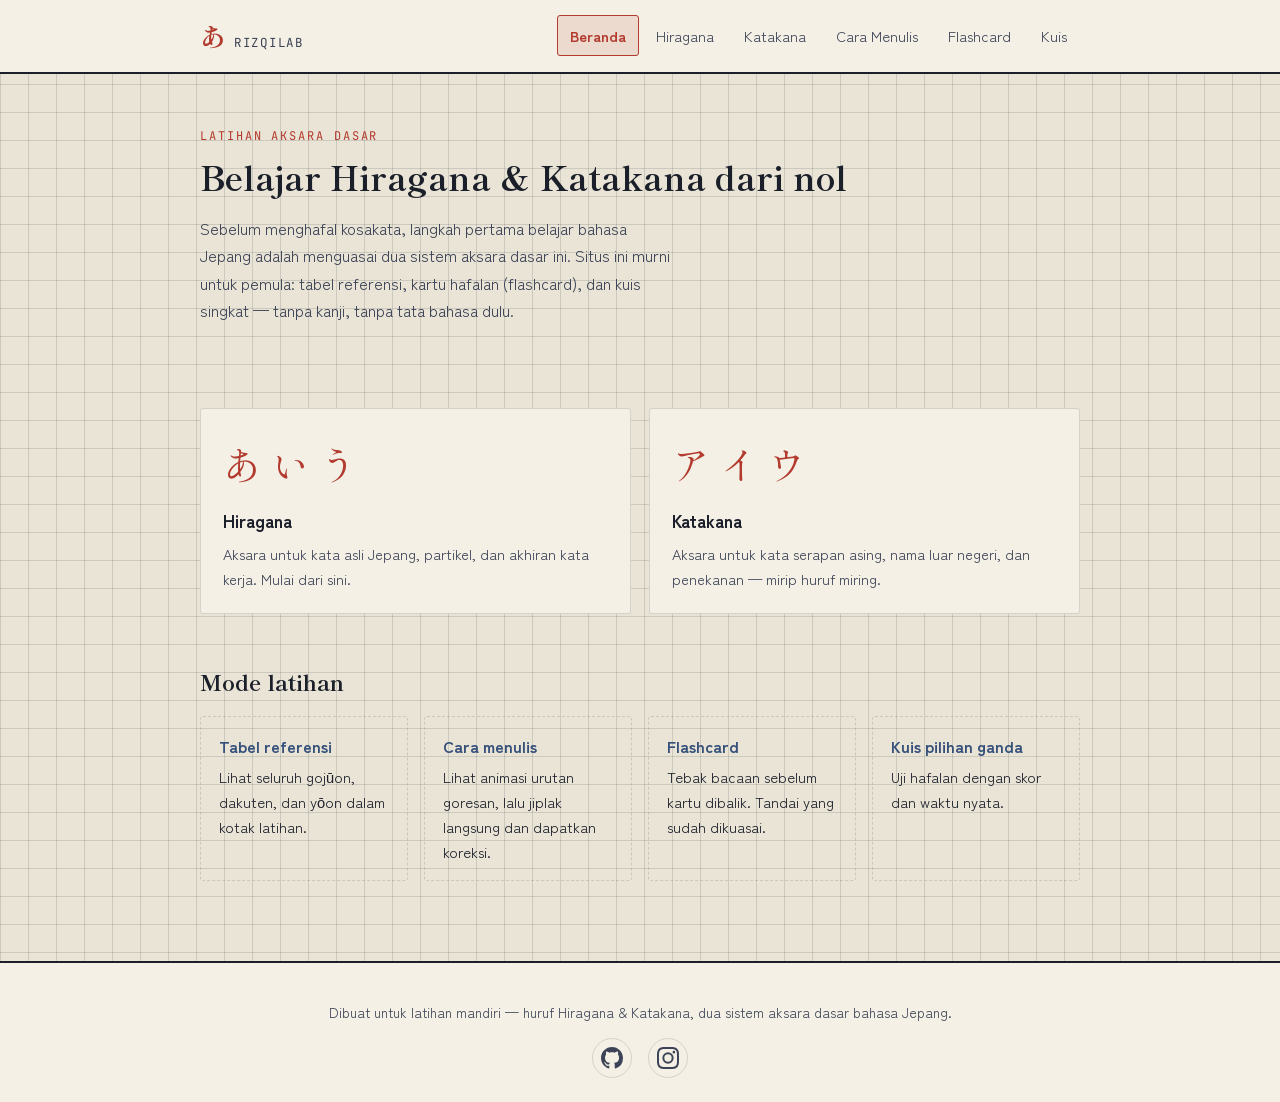
<file: index.html>
<!DOCTYPE html>
<html lang="id">
<head>
<meta charset="UTF-8">
<meta name="viewport" content="width=device-width, initial-scale=1.0">
<title>RizqiLab — Belajar Hiragana &amp; Katakana</title>
<link rel="stylesheet" href="css/style.css">
</head>
<body data-page="home">
<header class="site" id="site-header"></header>

<main>
  <section class="hero">
    <div>
      <p class="eyebrow">Latihan aksara dasar</p>
      <h1>Belajar Hiragana &amp; Katakana dari nol</h1>
      <p class="lead">
        Sebelum menghafal kosakata, langkah pertama belajar bahasa Jepang adalah menguasai dua sistem aksara dasar ini.
        Situs ini murni untuk pemula: tabel referensi, kartu hafalan (flashcard), dan kuis singkat — tanpa kanji, tanpa tata bahasa dulu.
      </p>
    </div>

    <div class="path-grid">
      <a class="path-card" href="hiragana.html">
        <div class="sample">あ い う</div>
        <h3>Hiragana</h3>
        <p>Aksara untuk kata asli Jepang, partikel, dan akhiran kata kerja. Mulai dari sini.</p>
      </a>
      <a class="path-card" href="katakana.html">
        <div class="sample">ア イ ウ</div>
        <h3>Katakana</h3>
        <p>Aksara untuk kata serapan asing, nama luar negeri, dan penekanan &mdash; mirip huruf miring.</p>
      </a>
    </div>

    <div>
      <h2 style="margin-top:8px">Mode latihan</h2>
      <div class="tool-grid">
        <a class="tool-card" href="hiragana.html"><b>Tabel referensi</b>Lihat seluruh gojūon, dakuten, dan yōon dalam kotak latihan.</a>
        <a class="tool-card" href="tulis.html"><b>Cara menulis</b>Lihat animasi urutan goresan, lalu jiplak langsung dan dapatkan koreksi.</a>
        <a class="tool-card" href="flashcard.html"><b>Flashcard</b>Tebak bacaan sebelum kartu dibalik. Tandai yang sudah dikuasai.</a>
        <a class="tool-card" href="kuis.html"><b>Kuis pilihan ganda</b>Uji hafalan dengan skor dan waktu nyata.</a>
      </div>
    </div>
  </section>
</main>

<footer class="site" id="site-footer"></footer>
<script src="js/layout.js"></script>
</body>
</html>
</file>
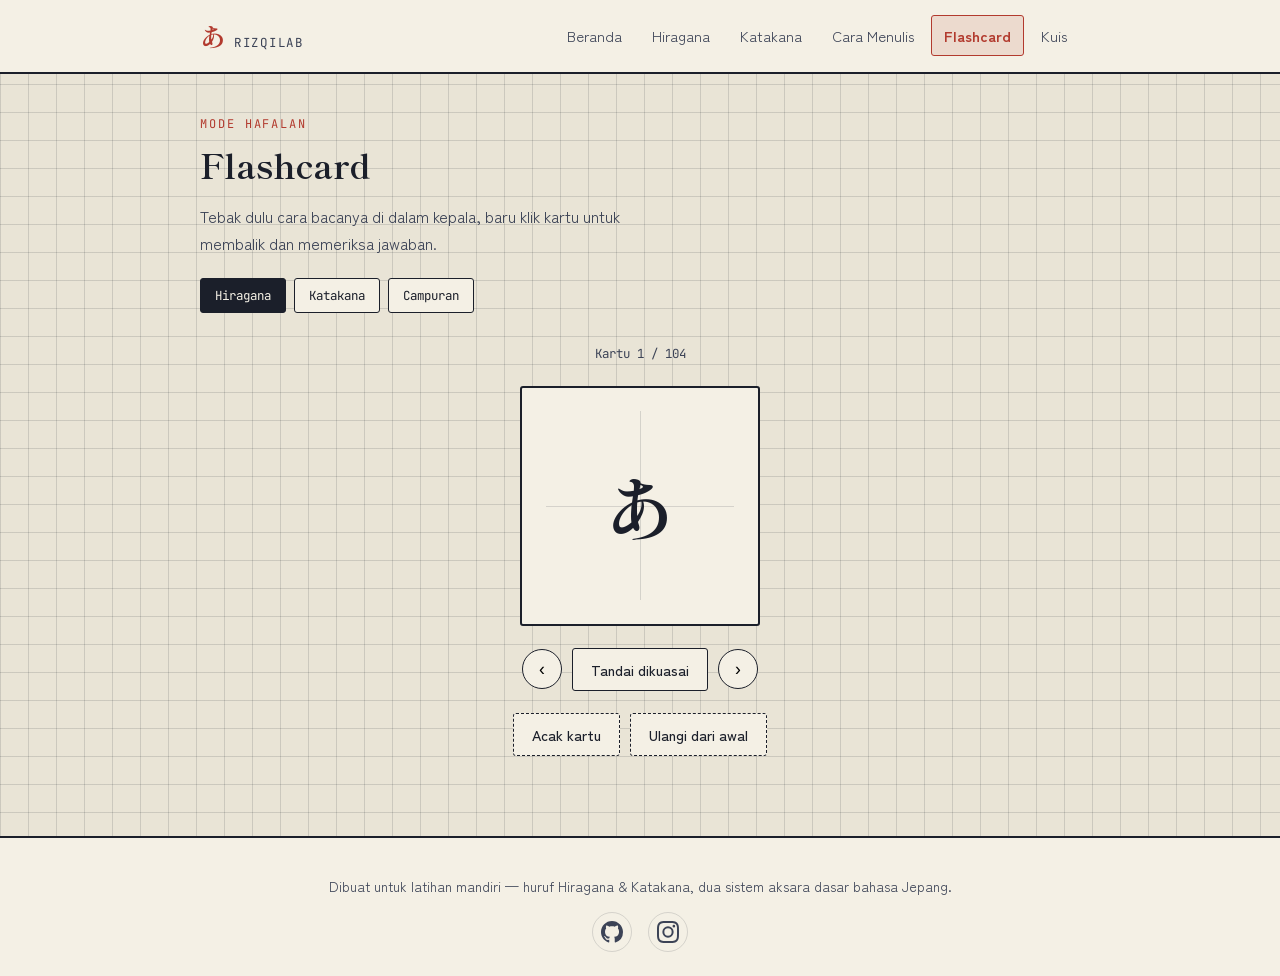
<file: flashcard.html>
<!DOCTYPE html>
<html lang="id">
<head>
<meta charset="UTF-8">
<meta name="viewport" content="width=device-width, initial-scale=1.0">
<title>Flashcard — RizqiLab</title>
<link rel="stylesheet" href="css/style.css">
</head>
<body data-page="flashcard">
<header class="site" id="site-header"></header>

<main>
  <p class="eyebrow">Mode hafalan</p>
  <h1>Flashcard</h1>
  <p class="lead">Tebak dulu cara bacanya di dalam kepala, baru klik kartu untuk membalik dan memeriksa jawaban.</p>

  <div class="filter-bar">
    <button data-set="hiragana" class="active">Hiragana</button>
    <button data-set="katakana">Katakana</button>
    <button data-set="both">Campuran</button>
  </div>

  <div class="flash-stage">
    <div class="flash-meta" id="flash-meta">Kartu 1 / 46</div>

    <div class="flashcard" id="flashcard">
      <div class="flashcard-inner">
        <div class="flashcard-face flashcard-front">
          <span class="glyph" id="flash-glyph">あ</span>
        </div>
        <div class="flashcard-face flashcard-back">
          <span class="romaji" id="flash-romaji">a</span>
        </div>
      </div>
    </div>

    <div class="flash-controls">
      <button class="icon-btn" id="btn-prev" title="Sebelumnya">‹</button>
      <button class="btn" id="btn-mastered">Tandai dikuasai</button>
      <button class="icon-btn" id="btn-next" title="Berikutnya">›</button>
    </div>

    <div class="flash-controls">
      <button class="btn ghost" id="btn-shuffle">Acak kartu</button>
      <button class="btn ghost" id="btn-reset">Ulangi dari awal</button>
    </div>
  </div>
</main>

<footer class="site" id="site-footer"></footer>
<script src="js/data.js"></script>
<script src="js/layout.js"></script>
<script>
(function () {
  const storeKey = 'kanaLab_flash_mastered';
  const setBtns = document.querySelectorAll('.filter-bar button[data-set]');
  const cardEl = document.getElementById('flashcard');
  const glyphEl = document.getElementById('flash-glyph');
  const romajiEl = document.getElementById('flash-romaji');
  const metaEl = document.getElementById('flash-meta');

  let deck = [];
  let index = 0;
  let currentSet = 'hiragana';

  function getMastered() {
    try { return new Set(JSON.parse(localStorage.getItem(storeKey) || '[]')); }
    catch (e) { return new Set(); }
  }
  function saveMastered(set) {
    try { localStorage.setItem(storeKey, JSON.stringify([...set])); } catch (e) {}
  }
  let mastered = getMastered();

  function buildDeck(setName) {
    if (setName === 'hiragana') return [...HIRAGANA_FLAT.map(c => ({ ...c, script: 'hiragana' }))];
    if (setName === 'katakana') return [...KATAKANA_FLAT.map(c => ({ ...c, script: 'katakana' }))];
    return [
      ...HIRAGANA_FLAT.map(c => ({ ...c, script: 'hiragana' })),
      ...KATAKANA_FLAT.map(c => ({ ...c, script: 'katakana' }))
    ];
  }

  function shuffle(arr) {
    const a = [...arr];
    for (let i = a.length - 1; i > 0; i--) {
      const j = Math.floor(Math.random() * (i + 1));
      [a[i], a[j]] = [a[j], a[i]];
    }
    return a;
  }

  function showCard() {
    cardEl.classList.remove('flipped');
    const c = deck[index];
    glyphEl.textContent = c.k;
    romajiEl.textContent = c.r;
    const id = c.script + '_' + c.k;
    metaEl.textContent = `Kartu ${index + 1} / ${deck.length}${mastered.has(id) ? '  •  sudah dikuasai' : ''}`;
  }

  function initSet(setName) {
    currentSet = setName;
    deck = buildDeck(setName);
    index = 0;
    showCard();
  }

  setBtns.forEach(btn => {
    btn.addEventListener('click', () => {
      setBtns.forEach(b => b.classList.remove('active'));
      btn.classList.add('active');
      initSet(btn.dataset.set);
    });
  });

  cardEl.addEventListener('click', () => cardEl.classList.toggle('flipped'));

  document.getElementById('btn-next').addEventListener('click', () => {
    index = (index + 1) % deck.length;
    showCard();
  });
  document.getElementById('btn-prev').addEventListener('click', () => {
    index = (index - 1 + deck.length) % deck.length;
    showCard();
  });
  document.getElementById('btn-shuffle').addEventListener('click', () => {
    deck = shuffle(deck);
    index = 0;
    showCard();
  });
  document.getElementById('btn-reset').addEventListener('click', () => initSet(currentSet));
  document.getElementById('btn-mastered').addEventListener('click', () => {
    const c = deck[index];
    const id = c.script + '_' + c.k;
    if (mastered.has(id)) mastered.delete(id); else mastered.add(id);
    saveMastered(mastered);
    showCard();
  });

  document.addEventListener('keydown', e => {
    if (e.key === 'ArrowRight') document.getElementById('btn-next').click();
    if (e.key === 'ArrowLeft') document.getElementById('btn-prev').click();
    if (e.key === ' ') { e.preventDefault(); cardEl.classList.toggle('flipped'); }
  });

  initSet('hiragana');
})();
</script>
</body>
</html>
</file>
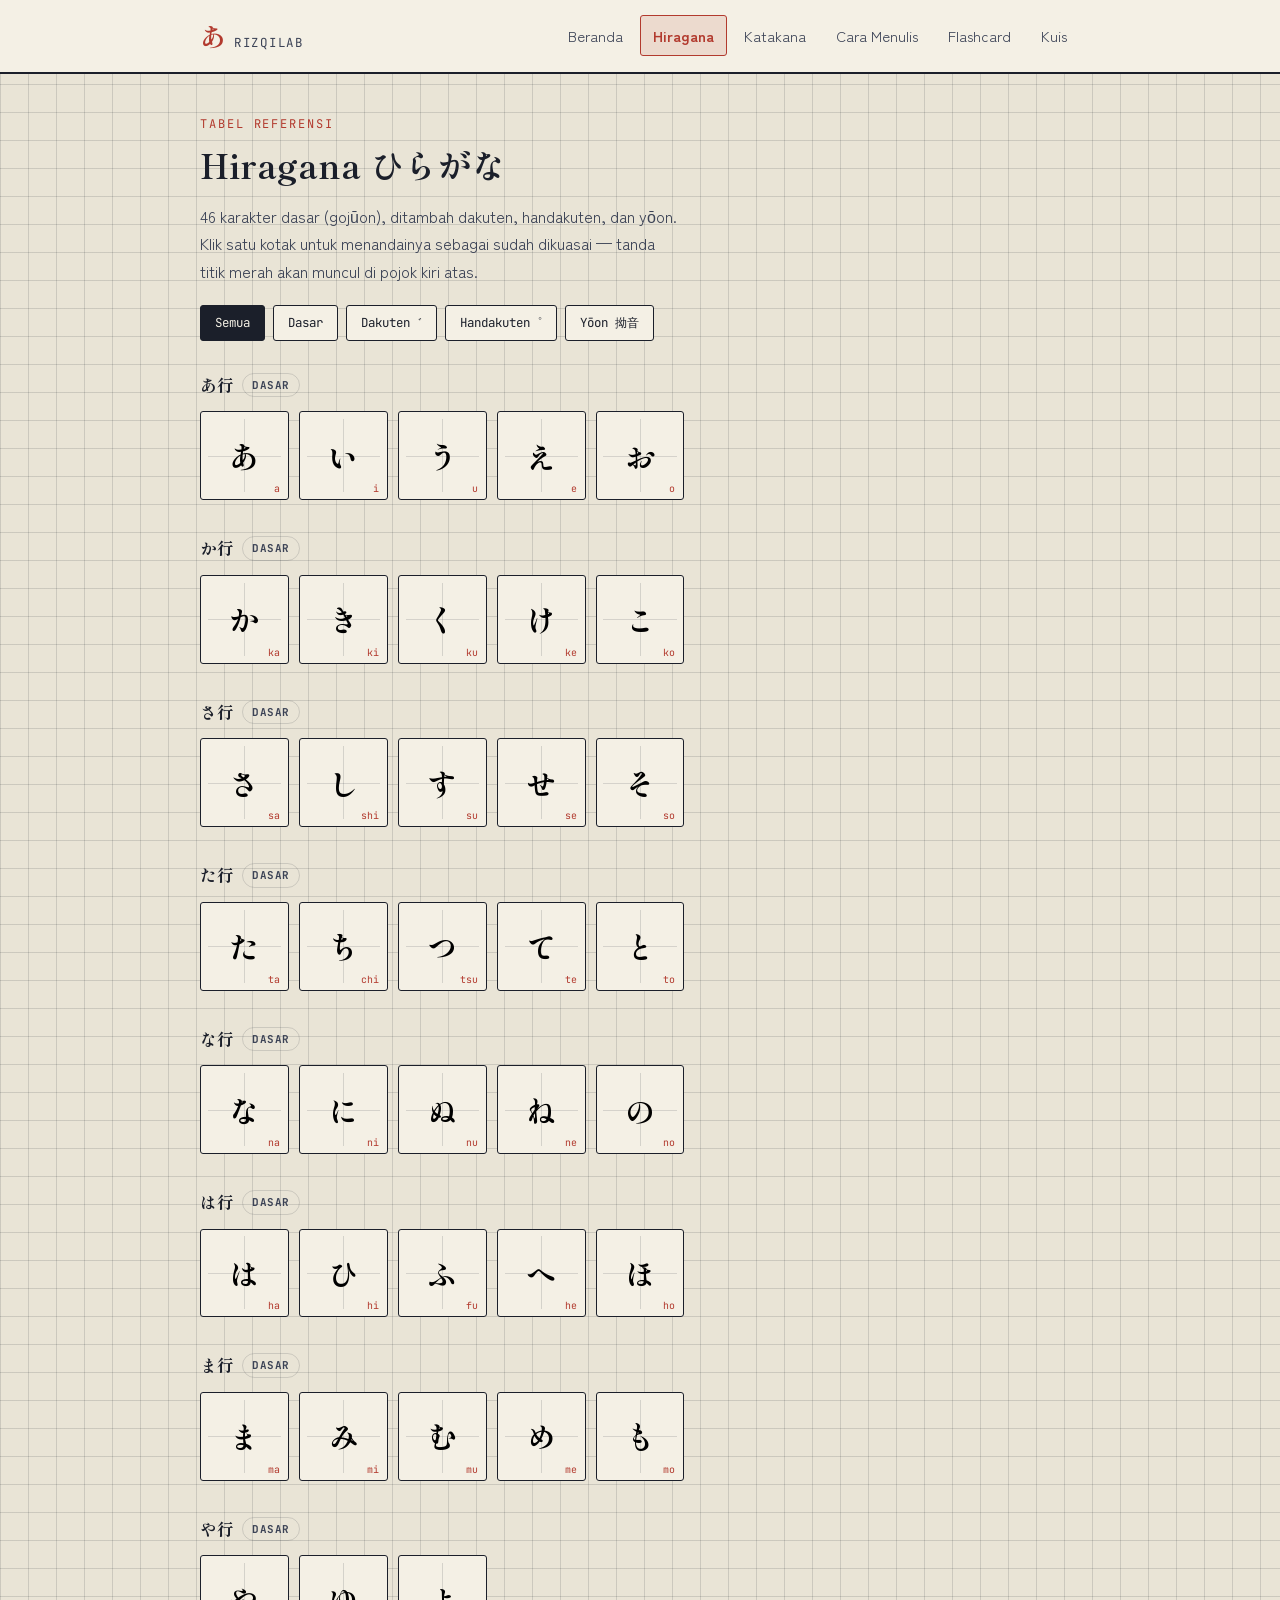
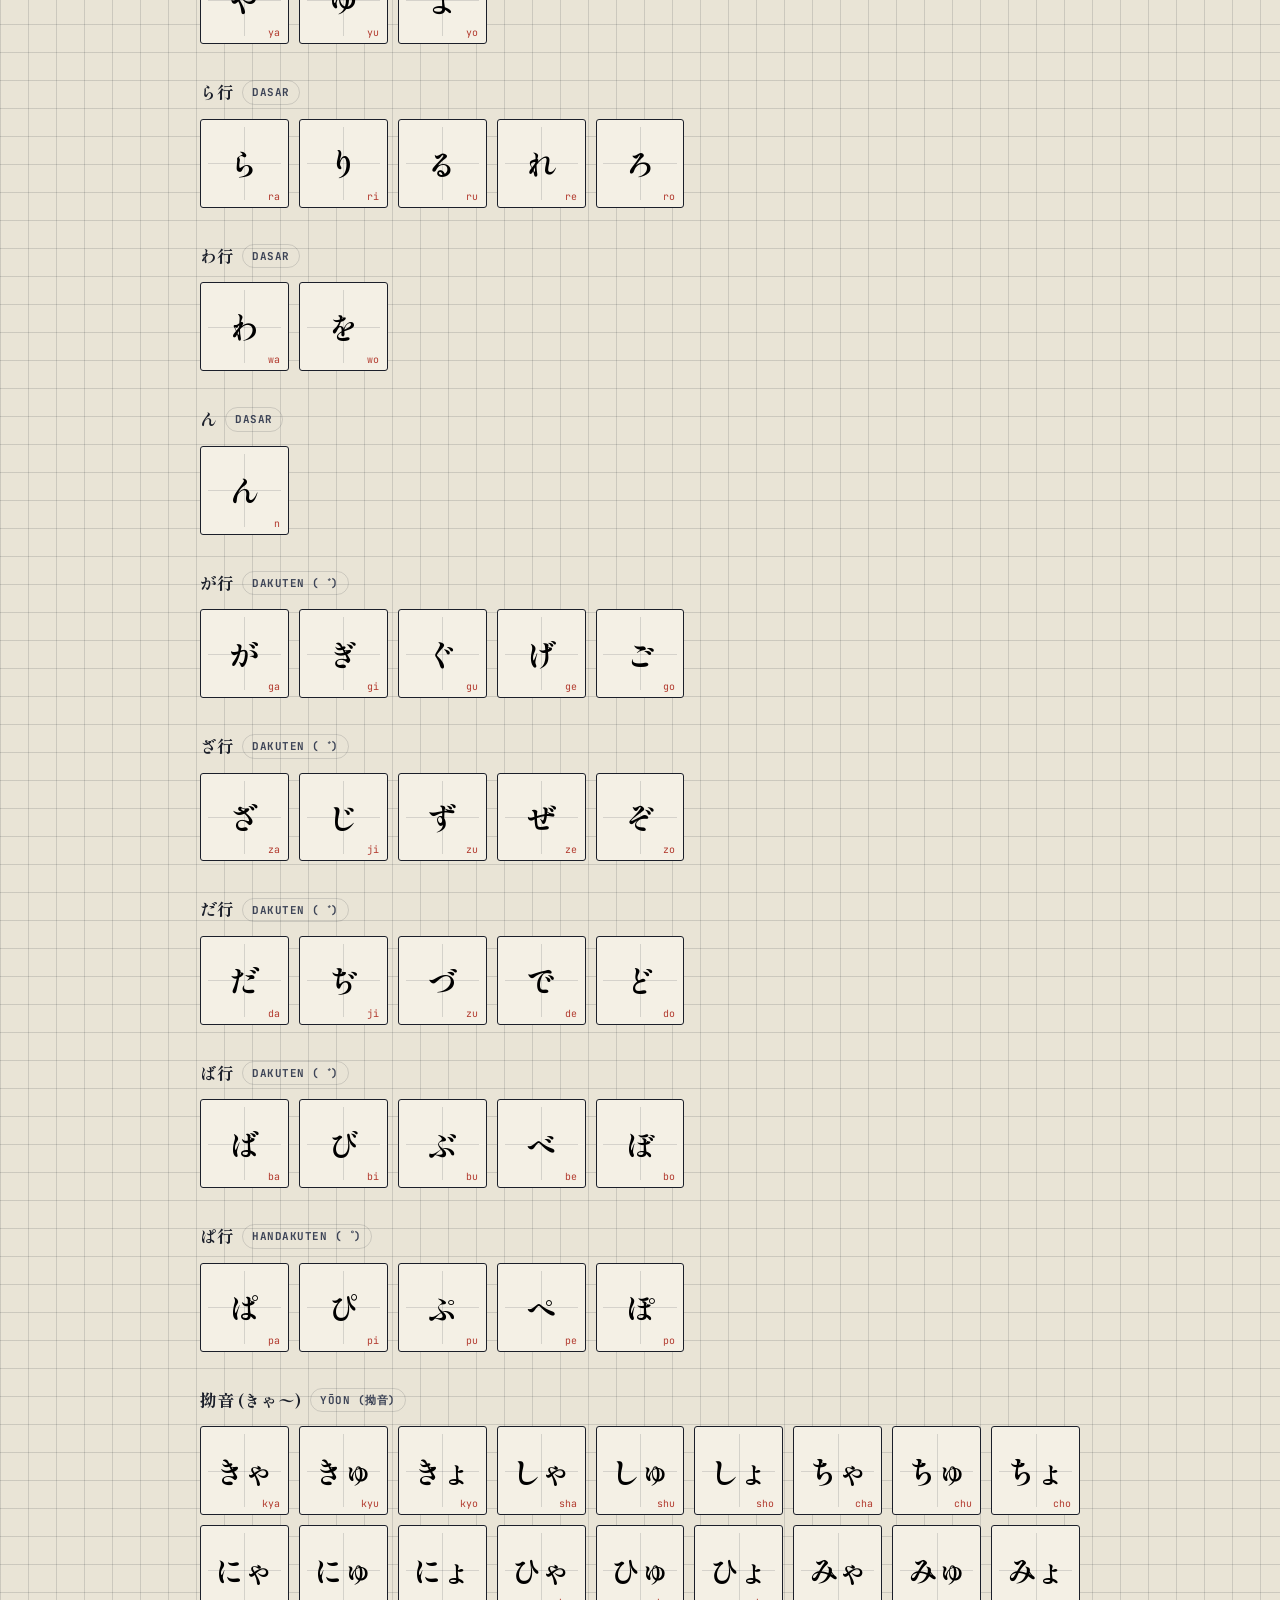
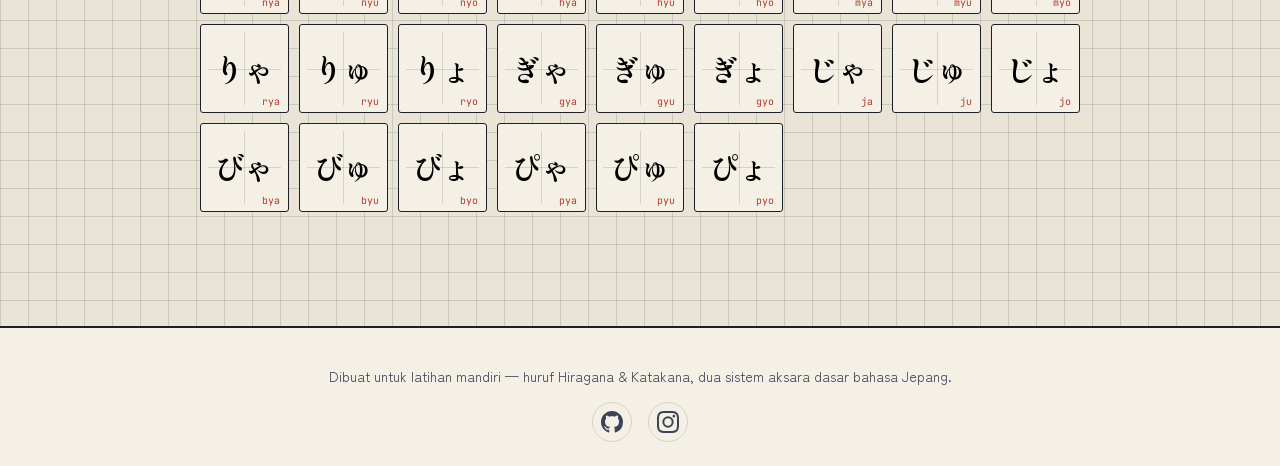
<file: hiragana.html>
<!DOCTYPE html>
<html lang="id">
<head>
<meta charset="UTF-8">
<meta name="viewport" content="width=device-width, initial-scale=1.0">
<title>Hiragana — RizqiLab</title>
<link rel="stylesheet" href="css/style.css">
</head>
<body data-page="hiragana" data-script="hiragana">
<header class="site" id="site-header"></header>

<main>
  <p class="eyebrow">Tabel referensi</p>
  <h1>Hiragana ひらがな</h1>
  <p class="lead">46 karakter dasar (gojūon), ditambah dakuten, handakuten, dan yōon. Klik satu kotak untuk menandainya sebagai sudah dikuasai — tanda titik merah akan muncul di pojok kiri atas.</p>

  <div class="filter-bar">
    <button data-filter="all" class="active">Semua</button>
    <button data-filter="basic">Dasar</button>
    <button data-filter="dakuten">Dakuten゛</button>
    <button data-filter="handakuten">Handakuten゜</button>
    <button data-filter="youon">Yōon 拗音</button>
  </div>

  <div id="kana-table"></div>
</main>

<footer class="site" id="site-footer"></footer>
<script src="js/data.js"></script>
<script src="js/layout.js"></script>
<script src="js/table.js"></script>
</body>
</html>
</file>
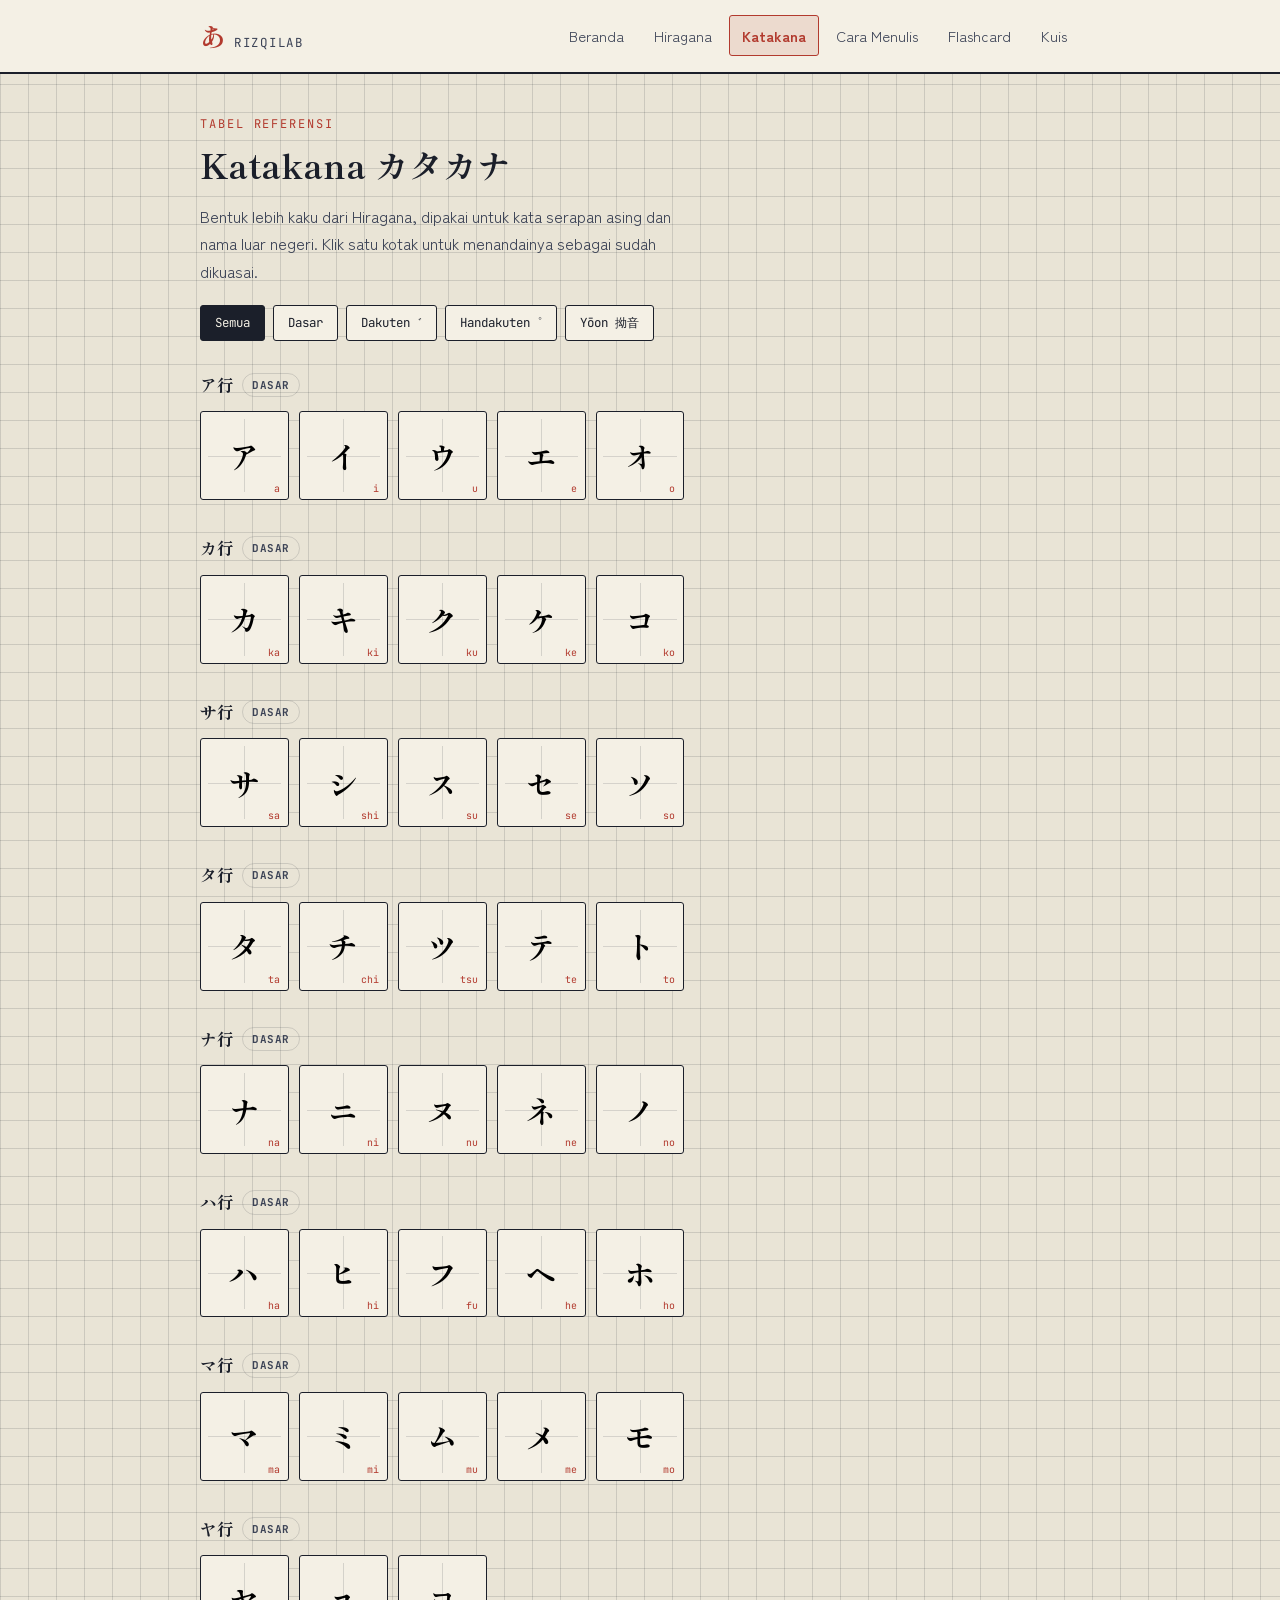
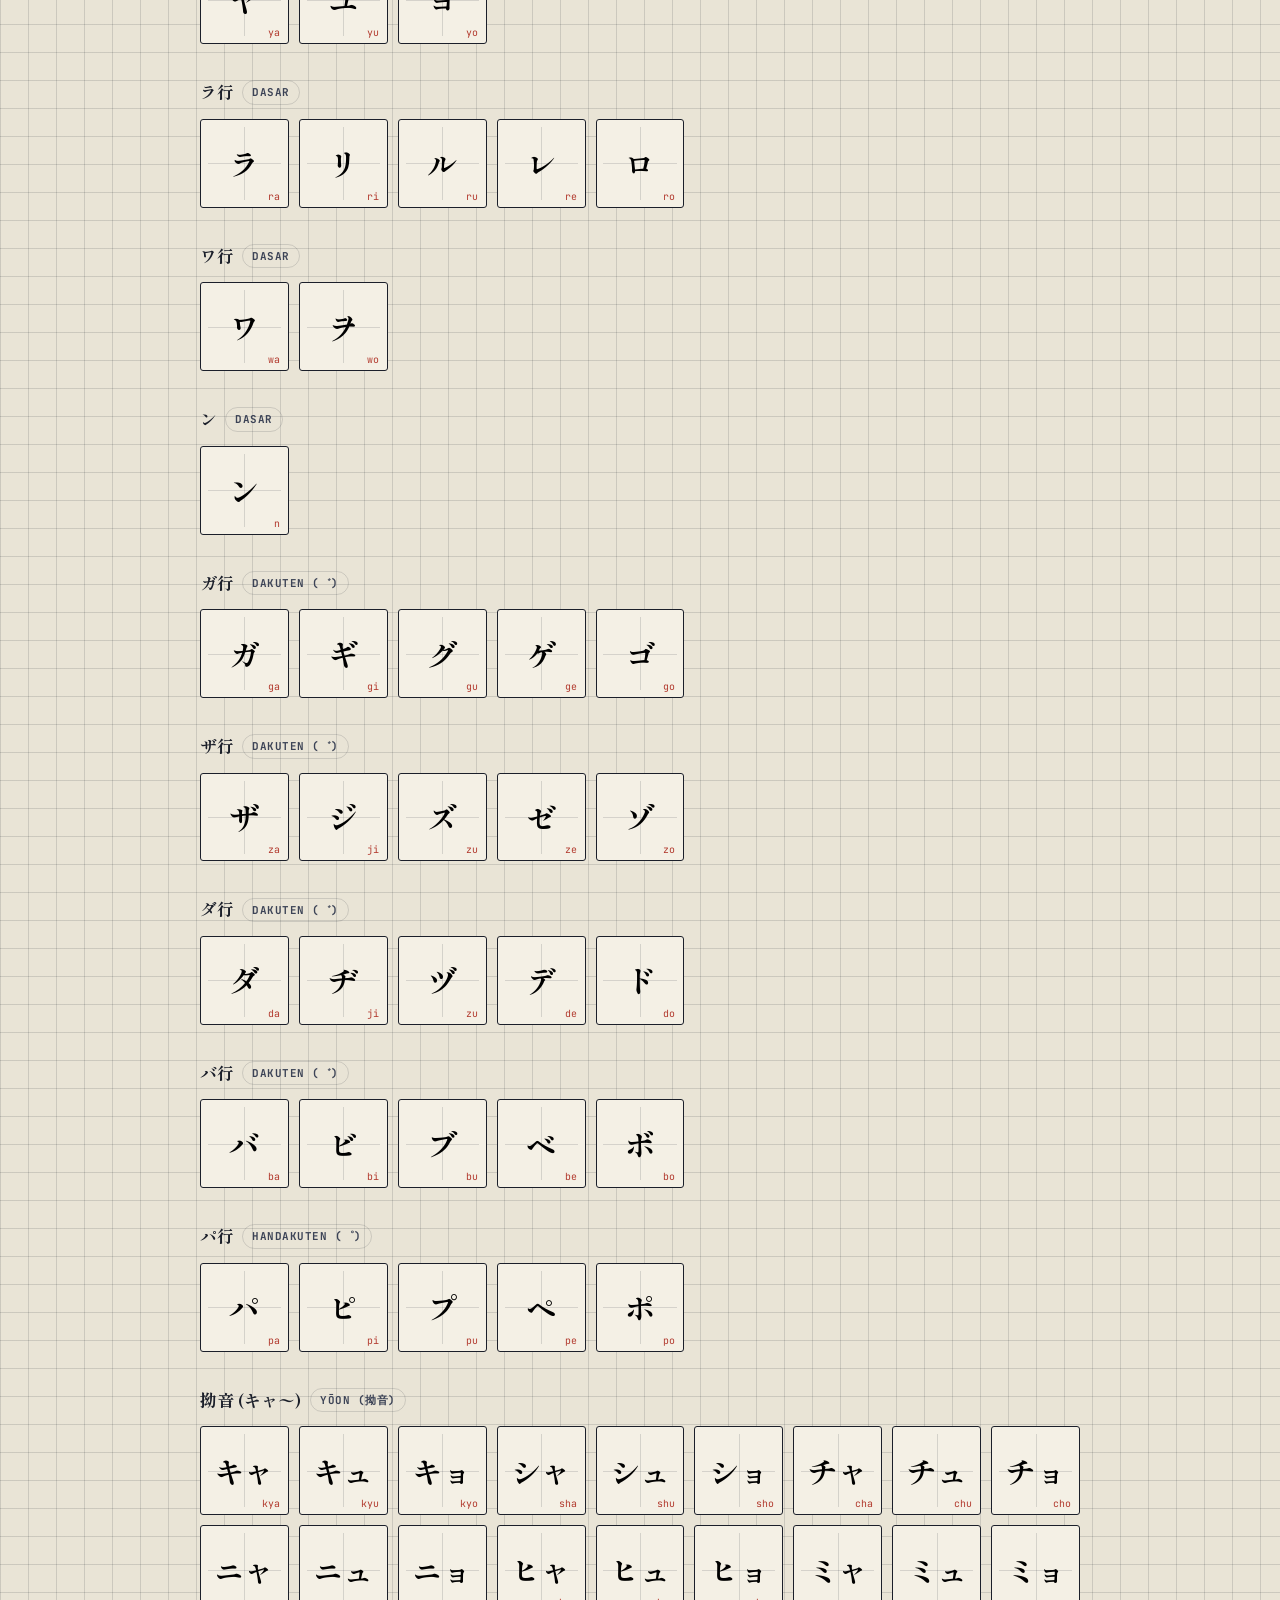
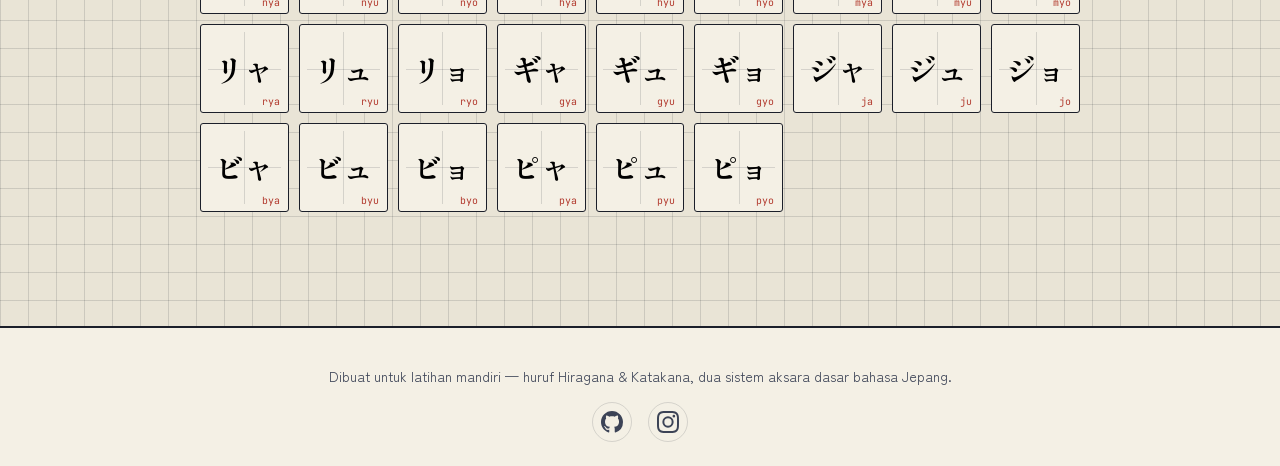
<file: katakana.html>
<!DOCTYPE html>
<html lang="id">
<head>
<meta charset="UTF-8">
<meta name="viewport" content="width=device-width, initial-scale=1.0">
<title>Katakana — RizqiLab</title>
<link rel="stylesheet" href="css/style.css">
</head>
<body data-page="katakana" data-script="katakana">
<header class="site" id="site-header"></header>

<main>
  <p class="eyebrow">Tabel referensi</p>
  <h1>Katakana カタカナ</h1>
  <p class="lead">Bentuk lebih kaku dari Hiragana, dipakai untuk kata serapan asing dan nama luar negeri. Klik satu kotak untuk menandainya sebagai sudah dikuasai.</p>

  <div class="filter-bar">
    <button data-filter="all" class="active">Semua</button>
    <button data-filter="basic">Dasar</button>
    <button data-filter="dakuten">Dakuten゛</button>
    <button data-filter="handakuten">Handakuten゜</button>
    <button data-filter="youon">Yōon 拗音</button>
  </div>

  <div id="kana-table"></div>
</main>

<footer class="site" id="site-footer"></footer>
<script src="js/data.js"></script>
<script src="js/layout.js"></script>
<script src="js/table.js"></script>
</body>
</html>
</file>
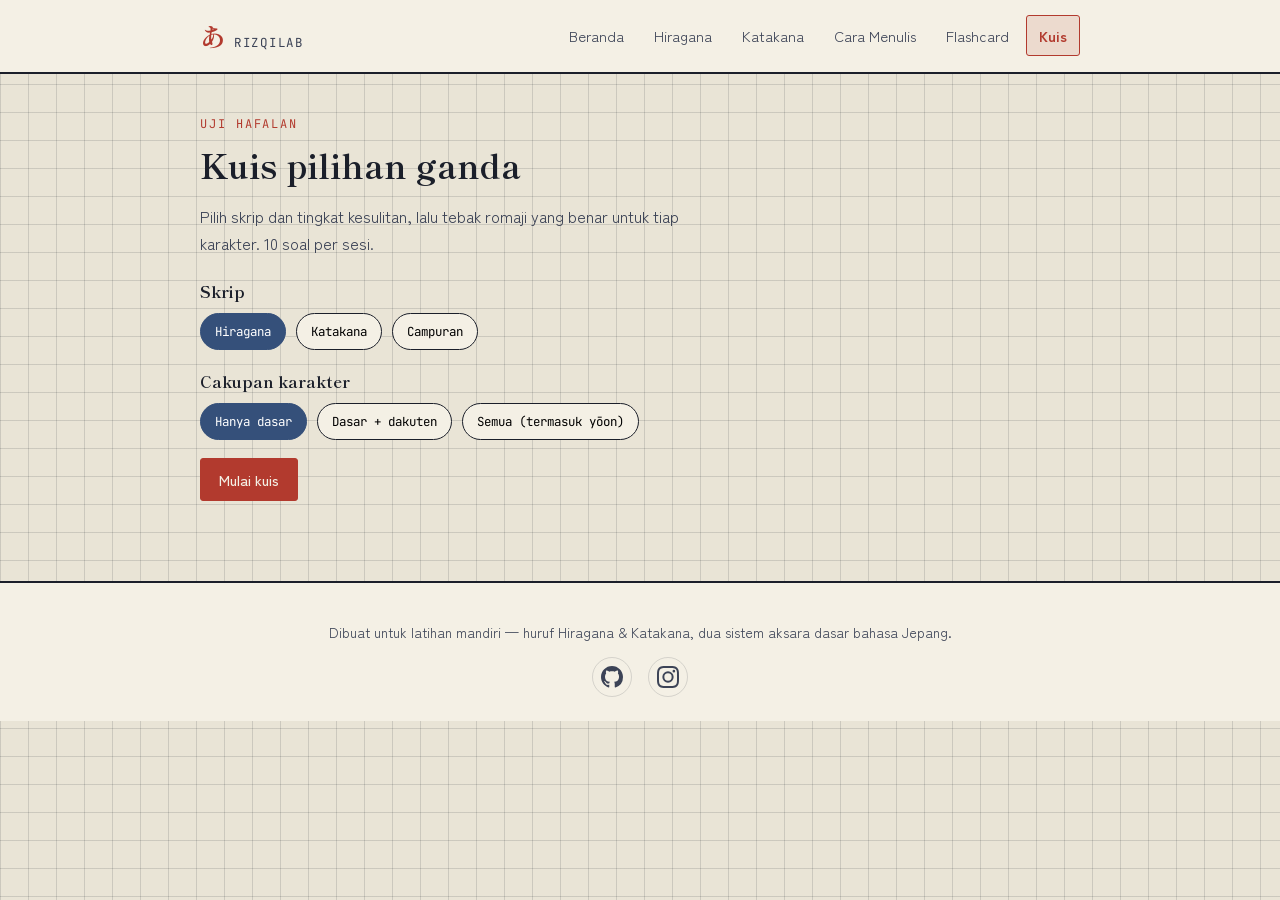
<file: kuis.html>
<!DOCTYPE html>
<html lang="id">
<head>
<meta charset="UTF-8">
<meta name="viewport" content="width=device-width, initial-scale=1.0">
<title>Kuis — RizqiLab</title>
<link rel="stylesheet" href="css/style.css">
</head>
<body data-page="kuis">
<header class="site" id="site-header"></header>

<main>
  <p class="eyebrow">Uji hafalan</p>
  <h1>Kuis pilihan ganda</h1>
  <p class="lead">Pilih skrip dan tingkat kesulitan, lalu tebak romaji yang benar untuk tiap karakter. 10 soal per sesi.</p>

  <div id="setup-view" class="setup-grid">
    <div>
      <h2 style="font-size:1rem;margin-bottom:8px">Skrip</h2>
      <div class="setup-row" id="script-chips">
        <button class="chip active" data-script="hiragana">Hiragana</button>
        <button class="chip" data-script="katakana">Katakana</button>
        <button class="chip" data-script="both">Campuran</button>
      </div>
    </div>
    <div>
      <h2 style="font-size:1rem;margin-bottom:8px">Cakupan karakter</h2>
      <div class="setup-row" id="level-chips">
        <button class="chip active" data-level="basic">Hanya dasar</button>
        <button class="chip" data-level="basic-dakuten">Dasar + dakuten</button>
        <button class="chip" data-level="all">Semua (termasuk yōon)</button>
      </div>
    </div>
    <div>
      <button class="btn primary" id="btn-start">Mulai kuis</button>
    </div>
  </div>

  <div id="quiz-view" style="display:none">
    <div class="score-bar">
      <span>Soal <b id="q-index">1</b> / <b id="q-total">10</b></span>
      <span>Benar: <b id="q-score">0</b></span>
    </div>
    <div class="quiz-card">
      <div class="quiz-glyph" id="q-glyph">あ</div>
      <div class="options-grid" id="q-options"></div>
    </div>
  </div>

  <div id="result-view" class="result-panel" style="display:none">
    <p class="eyebrow">Selesai</p>
    <div class="big-score" id="r-score">0 / 10</div>
    <p class="lead" id="r-message" style="margin:12px auto 24px"></p>
    <button class="btn primary" id="btn-restart">Coba lagi</button>
  </div>
</main>

<footer class="site" id="site-footer"></footer>
<script src="js/data.js"></script>
<script src="js/layout.js"></script>
<script>
(function () {
  const TOTAL_QUESTIONS = 10;
  let scriptChoice = 'hiragana';
  let levelChoice = 'basic';
  let pool = [];
  let questions = [];
  let qIndex = 0;
  let score = 0;
  let locked = false;

  document.querySelectorAll('#script-chips .chip').forEach(chip => {
    chip.addEventListener('click', () => {
      document.querySelectorAll('#script-chips .chip').forEach(c => c.classList.remove('active'));
      chip.classList.add('active');
      scriptChoice = chip.dataset.script;
    });
  });
  document.querySelectorAll('#level-chips .chip').forEach(chip => {
    chip.addEventListener('click', () => {
      document.querySelectorAll('#level-chips .chip').forEach(c => c.classList.remove('active'));
      chip.classList.add('active');
      levelChoice = chip.dataset.level;
    });
  });

  function levelFilter(type) {
    if (levelChoice === 'basic') return type === 'basic';
    if (levelChoice === 'basic-dakuten') return type === 'basic' || type === 'dakuten' || type === 'handakuten';
    return true;
  }

  function buildPool() {
    let flat = [];
    if (scriptChoice === 'hiragana' || scriptChoice === 'both') flat = flat.concat(HIRAGANA_FLAT);
    if (scriptChoice === 'katakana' || scriptChoice === 'both') flat = flat.concat(KATAKANA_FLAT);
    return flat.filter(c => levelFilter(c.type));
  }

  function shuffle(arr) {
    const a = [...arr];
    for (let i = a.length - 1; i > 0; i--) {
      const j = Math.floor(Math.random() * (i + 1));
      [a[i], a[j]] = [a[j], a[i]];
    }
    return a;
  }

  function sample(arr, n) { return shuffle(arr).slice(0, n); }

  function buildQuestions() {
    pool = buildPool();
    const count = Math.min(TOTAL_QUESTIONS, pool.length);
    questions = sample(pool, count).map(correct => {
      const distractors = sample(pool.filter(c => c.r !== correct.r), Math.min(3, pool.length - 1));
      const options = shuffle([correct, ...distractors]);
      return { correct, options };
    });
  }

  function showQuestion() {
    locked = false;
    const q = questions[qIndex];
    document.getElementById('q-glyph').textContent = q.correct.k;
    document.getElementById('q-index').textContent = qIndex + 1;
    document.getElementById('q-total').textContent = questions.length;
    document.getElementById('q-score').textContent = score;

    const optWrap = document.getElementById('q-options');
    optWrap.innerHTML = '';
    q.options.forEach(opt => {
      const btn = document.createElement('button');
      btn.className = 'option-btn';
      btn.textContent = opt.r;
      btn.addEventListener('click', () => selectAnswer(btn, opt, q));
      optWrap.appendChild(btn);
    });
  }

  function selectAnswer(btn, opt, q) {
    if (locked) return;
    locked = true;
    const isCorrect = opt.r === q.correct.r;
    btn.classList.add(isCorrect ? 'correct' : 'wrong');
    if (isCorrect) score++;
    document.querySelectorAll('.option-btn').forEach(b => {
      b.disabled = true;
      if (b.textContent === q.correct.r) b.classList.add('correct');
    });
    document.getElementById('q-score').textContent = score;
    setTimeout(() => {
      qIndex++;
      if (qIndex < questions.length) showQuestion(); else showResult();
    }, 700);
  }

  function showResult() {
    document.getElementById('quiz-view').style.display = 'none';
    document.getElementById('result-view').style.display = 'block';
    document.getElementById('r-score').textContent = `${score} / ${questions.length}`;
    const pct = score / questions.length;
    let msg = 'Terus berlatih, lama-lama otomatis hafal!';
    if (pct >= 0.9) msg = 'Sangat bagus — hampir semua benar.';
    else if (pct >= 0.6) msg = 'Lumayan, coba ulangi bagian yang masih salah.';
    document.getElementById('r-message').textContent = msg;
  }

  function startQuiz() {
    score = 0; qIndex = 0;
    buildQuestions();
    if (questions.length === 0) return;
    document.getElementById('setup-view').style.display = 'none';
    document.getElementById('result-view').style.display = 'none';
    document.getElementById('quiz-view').style.display = 'block';
    showQuestion();
  }

  document.getElementById('btn-start').addEventListener('click', startQuiz);
  document.getElementById('btn-restart').addEventListener('click', () => {
    document.getElementById('result-view').style.display = 'none';
    document.getElementById('setup-view').style.display = 'grid';
  });
})();
</script>
</body>
</html>
</file>
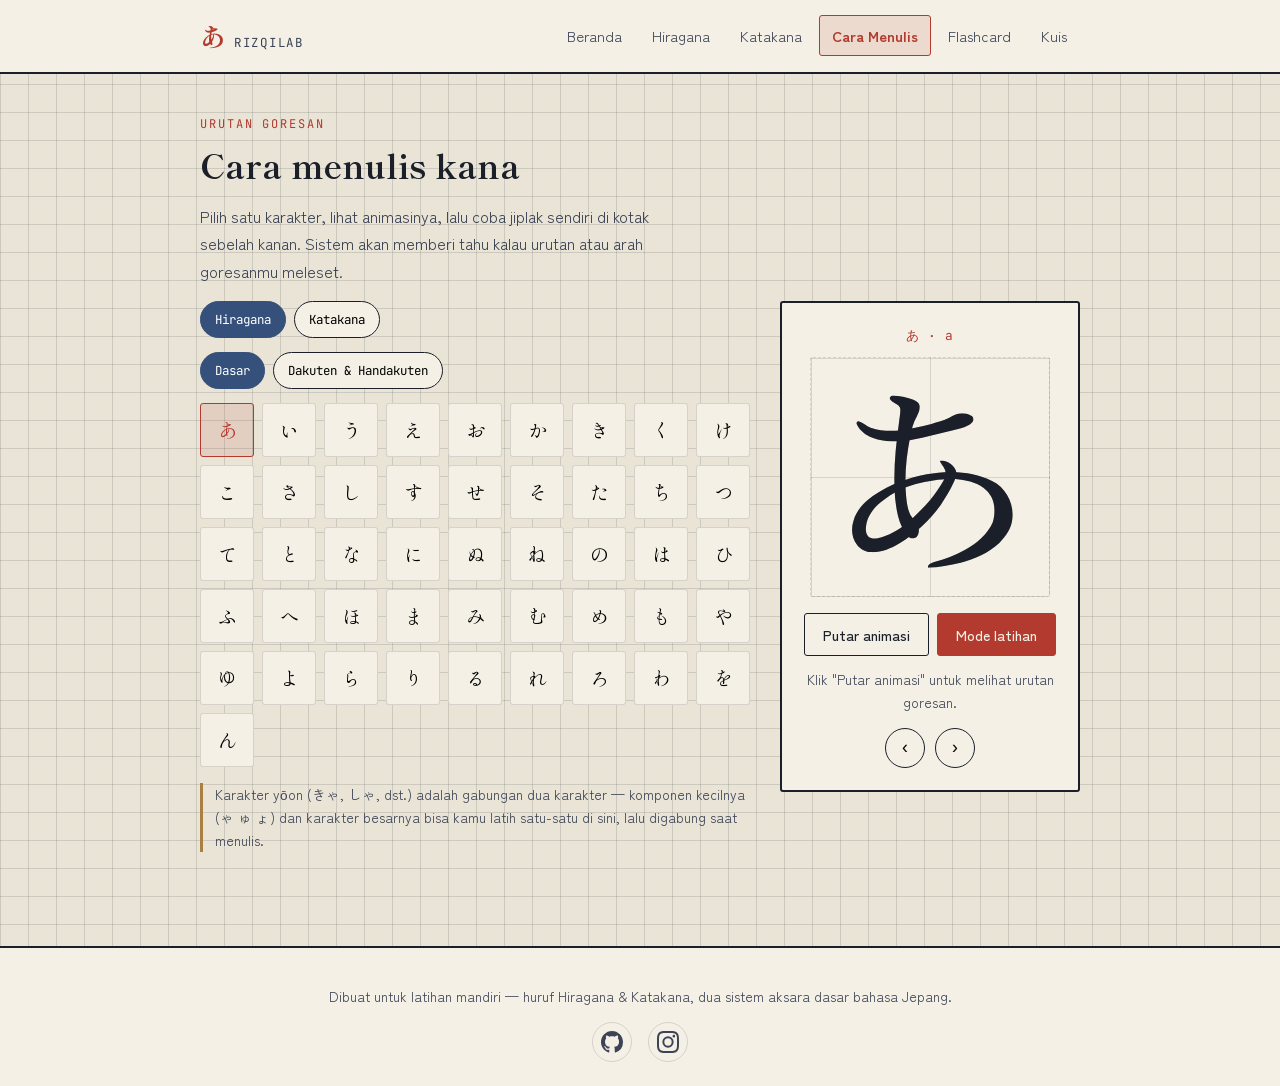
<file: tulis.html>
<!DOCTYPE html>
<html lang="id">
<head>
<meta charset="UTF-8">
<meta name="viewport" content="width=device-width, initial-scale=1.0">
<title>Cara Menulis — RizqiLab</title>
<link rel="stylesheet" href="css/style.css">
</head>
<body data-page="tulis">
<header class="site" id="site-header"></header>

<main>
  <p class="eyebrow">Urutan goresan</p>
  <h1>Cara menulis kana</h1>
  <p class="lead">Pilih satu karakter, lihat animasinya, lalu coba jiplak sendiri di kotak sebelah kanan. Sistem akan memberi tahu kalau urutan atau arah goresanmu meleset.</p>

  <div class="write-layout">
    <div>
      <div class="picker-tabs" id="script-tabs">
        <button class="chip active" data-script="hiragana">Hiragana</button>
        <button class="chip" data-script="katakana">Katakana</button>
      </div>
      <div class="picker-tabs" id="type-tabs">
        <button class="chip active" data-type="basic">Dasar</button>
        <button class="chip" data-type="dakuten">Dakuten &amp; Handakuten</button>
      </div>
      <div class="picker-grid" id="picker-grid"></div>
      <p class="note-box">Karakter yōon (きゃ, しゃ, dst.) adalah gabungan dua karakter &mdash; komponen kecilnya (ゃ ゅ ょ) dan karakter besarnya bisa kamu latih satu-satu di sini, lalu digabung saat menulis.</p>
    </div>

    <aside class="writer-panel">
      <div class="writer-current" id="writer-current">あ &middot; a</div>
      <div id="writer-target"></div>
      <div class="writer-buttons">
        <button class="btn" id="btn-animate">Putar animasi</button>
        <button class="btn primary" id="btn-quiz">Mode latihan</button>
      </div>
      <div class="writer-status" id="writer-status">Klik &ldquo;Putar animasi&rdquo; untuk melihat urutan goresan.</div>
      <div class="writer-nav">
        <button class="icon-btn" id="btn-prev" title="Sebelumnya">‹</button>
        <button class="icon-btn" id="btn-next" title="Berikutnya">›</button>
      </div>
    </aside>
  </div>
</main>

<footer class="site" id="site-footer"></footer>
<script src="js/data.js"></script>
<script src="js/layout.js"></script>
<script src="js/vendor/hanzi-writer.min.js"></script>
<script>
(function () {
  let script = 'hiragana';
  let type = 'basic';
  let list = [];
  let currentIndex = 0;
  let writer = null;
  let quizMode = false;

  const grid = document.getElementById('picker-grid');
  const currentLabel = document.getElementById('writer-current');
  const statusEl = document.getElementById('writer-status');
  const target = document.getElementById('writer-target');

  function charDataLoader(char, onComplete) {
    fetch('data/strokes/' + encodeURIComponent(char) + '.json')
      .then(res => res.json())
      .then(onComplete)
      .catch(() => setStatus('Data goresan untuk karakter ini tidak ditemukan.', 'mistake'));
  }

  function setStatus(msg, cls) {
    statusEl.textContent = msg;
    statusEl.className = 'writer-status' + (cls ? ' ' + cls : '');
  }

  function buildList() {
    const rows = script === 'hiragana' ? HIRAGANA : KATAKANA;
    let out = [];
    rows.forEach(row => {
      if (type === 'basic' && row.type !== 'basic') return;
      if (type === 'dakuten' && row.type !== 'dakuten' && row.type !== 'handakuten') return;
      row.chars.forEach(c => out.push(c));
    });
    return out;
  }

  function renderGrid() {
    grid.innerHTML = '';
    list.forEach((c, i) => {
      const cell = document.createElement('button');
      cell.type = 'button';
      cell.className = 'picker-cell';
      cell.textContent = c.k;
      cell.title = c.r;
      if (i === currentIndex) cell.classList.add('selected');
      cell.addEventListener('click', () => selectChar(i));
      grid.appendChild(cell);
    });
  }

  function loadWriter(char) {
    target.innerHTML = '';
    writer = HanziWriter.create('writer-target', char, {
      width: 240,
      height: 240,
      padding: 10,
      showOutline: true,
      strokeAnimationSpeed: 1,
      delayBetweenStrokes: 300,
      strokeColor: '#1B1F2A',
      outlineColor: '#c9c2ae',
      drawingColor: '#B23A2E',
      charDataLoader: charDataLoader
    });
  }

  function selectChar(i) {
    currentIndex = i;
    quizMode = false;
    const c = list[i];
    currentLabel.textContent = c.k + ' · ' + c.r;
    setStatus('Klik "Putar animasi" untuk melihat urutan goresan.');
    loadWriter(c.k);
    renderGrid();
  }

  function initList() {
    list = buildList();
    currentIndex = 0;
    if (list.length === 0) return;
    selectChar(0);
  }

  document.querySelectorAll('#script-tabs .chip').forEach(btn => {
    btn.addEventListener('click', () => {
      document.querySelectorAll('#script-tabs .chip').forEach(b => b.classList.remove('active'));
      btn.classList.add('active');
      script = btn.dataset.script;
      initList();
    });
  });
  document.querySelectorAll('#type-tabs .chip').forEach(btn => {
    btn.addEventListener('click', () => {
      document.querySelectorAll('#type-tabs .chip').forEach(b => b.classList.remove('active'));
      btn.classList.add('active');
      type = btn.dataset.type;
      initList();
    });
  });

  document.getElementById('btn-animate').addEventListener('click', () => {
    quizMode = false;
    setStatus('Memutar animasi urutan goresan…');
    loadWriter(list[currentIndex].k);
    setTimeout(() => {
      if (writer) writer.animateCharacter({
        onComplete: () => setStatus('Selesai. Klik lagi untuk mengulang, atau coba Mode latihan.')
      });
    }, 50);
  });

  document.getElementById('btn-quiz').addEventListener('click', () => {
    quizMode = true;
    loadWriter(list[currentIndex].k);
    setStatus('Jiplak karakternya sesuai urutan goresan yang benar.');
    setTimeout(() => {
      if (writer) writer.quiz({
        onCorrectStroke: () => setStatus('Goresan benar, lanjutkan.', 'ok'),
        onMistake: () => setStatus('Arah atau posisi goresan kurang tepat, coba lagi.', 'mistake'),
        onComplete: () => setStatus('Selesai! Semua goresan benar.', 'ok')
      });
    }, 50);
  });

  document.getElementById('btn-next').addEventListener('click', () => {
    selectChar((currentIndex + 1) % list.length);
  });
  document.getElementById('btn-prev').addEventListener('click', () => {
    selectChar((currentIndex - 1 + list.length) % list.length);
  });

  initList();
})();
</script>
</body>
</html>
</file>
<file: css/style.css>
@import url('https://fonts.googleapis.com/css2?family=Shippori+Mincho:wght@500;700&family=Zen+Kaku+Gothic+New:wght@400;500;700&family=JetBrains+Mono:wght@400;600&display=swap');

:root {
  --ink: #1B1F2A;
  --ink-soft: #3C4356;
  --paper: #E9E4D6;
  --paper-light: #F4F0E5;
  --paper-line: rgba(27, 31, 42, 0.14);
  --hanko: #B23A2E;
  --hanko-soft: rgba(178, 58, 46, 0.12);
  --aizome: #35507A;
  --aizome-soft: rgba(53, 80, 122, 0.12);
  --kinpaku: #A9803F;
  --radius: 3px;
  --max-w: 920px;
}

* { box-sizing: border-box; }

html { scroll-behavior: smooth; }

body {
  margin: 0;
  background: var(--paper);
  background-image:
    linear-gradient(var(--paper-line) 1px, transparent 1px),
    linear-gradient(90deg, var(--paper-line) 1px, transparent 1px);
  background-size: 28px 28px;
  color: var(--ink);
  font-family: 'Zen Kaku Gothic New', sans-serif;
  line-height: 1.7;
  -webkit-font-smoothing: antialiased;
}

@media (prefers-reduced-motion: reduce) {
  * { animation: none !important; transition: none !important; }
  html { scroll-behavior: auto; }
}

a { color: inherit; }

/* ---------- Header / Nav ---------- */
header.site {
  border-bottom: 2px solid var(--ink);
  background: var(--paper-light);
  position: sticky;
  top: 0;
  z-index: 10;
}

.nav-wrap {
  max-width: var(--max-w);
  margin: 0 auto;
  padding: 14px 20px;
  display: flex;
  align-items: center;
  justify-content: space-between;
  gap: 12px;
  flex-wrap: wrap;
}

.brand {
  display: flex;
  align-items: baseline;
  gap: 8px;
  text-decoration: none;
  color: var(--ink);
}

.brand .glyph {
  font-family: 'Shippori Mincho', serif;
  font-weight: 700;
  font-size: 1.6rem;
  color: var(--hanko);
}

.brand .word {
  font-family: 'JetBrains Mono', monospace;
  font-size: 0.78rem;
  letter-spacing: 0.14em;
  text-transform: uppercase;
  color: var(--ink-soft);
}

nav.main {
  display: flex;
  gap: 4px;
  flex-wrap: wrap;
}

nav.main a {
  text-decoration: none;
  font-size: 0.92rem;
  padding: 7px 12px;
  border-radius: var(--radius);
  color: var(--ink-soft);
  border: 1px solid transparent;
}

nav.main a:hover { border-color: var(--paper-line); color: var(--ink); }
nav.main a.active {
  color: var(--hanko);
  border-color: var(--hanko);
  background: var(--hanko-soft);
  font-weight: 600;
}

/* ---------- Layout shell ---------- */
main {
  max-width: var(--max-w);
  margin: 0 auto;
  padding: 40px 20px 80px;
}

.eyebrow {
  font-family: 'JetBrains Mono', monospace;
  font-size: 0.75rem;
  letter-spacing: 0.16em;
  text-transform: uppercase;
  color: var(--hanko);
  margin: 0 0 8px;
}

h1 {
  font-family: 'Shippori Mincho', serif;
  font-size: 2.1rem;
  margin: 0 0 10px;
  line-height: 1.35;
}

h2 {
  font-family: 'Shippori Mincho', serif;
  font-size: 1.4rem;
  margin: 0 0 14px;
}

p.lead {
  max-width: 60ch;
  color: var(--ink-soft);
}

footer.site {
  border-top: 2px solid var(--ink);
  background: var(--paper-light);
  padding: 24px 20px;
  text-align: center;
  font-size: 0.85rem;
  color: var(--ink-soft);
}

.footer-links {
  display: flex;
  justify-content: center;
  gap: 16px;
  margin-top: 12px;
}

.footer-links a {
  display: flex;
  align-items: center;
  justify-content: center;
  width: 40px;
  height: 40px;
  border-radius: 50%;
  border: 1px solid var(--paper-line);
  color: var(--ink-soft);
  transition: color 0.15s, border-color 0.15s, background 0.15s;
}

.footer-links a:hover {
  color: var(--paper-light);
  border-color: var(--hanko);
  background: var(--hanko);
}

/* ---------- Home page ---------- */
.hero {
  display: grid;
  gap: 40px;
  padding-top: 12px;
}

.path-grid {
  display: grid;
  grid-template-columns: repeat(auto-fit, minmax(220px, 1fr));
  gap: 18px;
  margin-top: 28px;
}

.path-card {
  display: block;
  text-decoration: none;
  color: var(--ink);
  background: var(--paper-light);
  border: 1px solid var(--paper-line);
  border-radius: var(--radius);
  padding: 22px;
  position: relative;
  transition: transform 0.15s ease, box-shadow 0.15s ease;
}

.path-card:hover {
  transform: translateY(-3px);
  box-shadow: 0 8px 0 var(--paper-line);
}

.path-card .sample {
  font-family: 'Shippori Mincho', serif;
  font-size: 2.4rem;
  color: var(--hanko);
  margin-bottom: 10px;
}

.path-card h3 {
  margin: 0 0 6px;
  font-size: 1.1rem;
}

.path-card p {
  margin: 0;
  font-size: 0.9rem;
  color: var(--ink-soft);
}

.tool-grid {
  display: grid;
  grid-template-columns: repeat(auto-fit, minmax(200px, 1fr));
  gap: 16px;
  margin-top: 16px;
}

.tool-card {
  text-decoration: none;
  color: var(--ink);
  border: 1px dashed var(--paper-line);
  border-radius: var(--radius);
  padding: 16px 18px;
  font-size: 0.92rem;
}

.tool-card b { display: block; font-size: 1rem; margin-bottom: 4px; color: var(--aizome); }

/* ---------- Genkouyoushi kana card ---------- */
.row-group { margin-bottom: 34px; }

.row-group h3 {
  font-family: 'Shippori Mincho', serif;
  font-size: 1.05rem;
  margin: 0 0 12px;
  display: flex;
  align-items: center;
  gap: 8px;
}

.row-group .tag {
  font-family: 'JetBrains Mono', monospace;
  font-size: 0.68rem;
  letter-spacing: 0.05em;
  color: var(--ink-soft);
  border: 1px solid var(--paper-line);
  border-radius: 999px;
  padding: 2px 9px;
  text-transform: uppercase;
}

.kana-grid {
  display: grid;
  grid-template-columns: repeat(auto-fill, minmax(84px, 1fr));
  gap: 10px;
}

.kana-cell {
  aspect-ratio: 1 / 1;
  background: var(--paper-light);
  border: 1.5px solid var(--ink);
  border-radius: var(--radius);
  position: relative;
  display: flex;
  align-items: center;
  justify-content: center;
  cursor: default;
}

.kana-cell::before,
.kana-cell::after {
  content: "";
  position: absolute;
  background: var(--paper-line);
}
.kana-cell::before { left: 50%; top: 8%; bottom: 8%; width: 1px; }
.kana-cell::after { top: 50%; left: 8%; right: 8%; height: 1px; }

.kana-cell .glyph {
  font-family: 'Shippori Mincho', serif;
  font-weight: 700;
  font-size: 1.9rem;
  z-index: 1;
}

.kana-cell .romaji {
  position: absolute;
  bottom: 4px;
  right: 6px;
  font-family: 'JetBrains Mono', monospace;
  font-size: 0.62rem;
  color: var(--hanko);
  z-index: 1;
  background: var(--paper-light);
  padding: 0 2px;
}

.kana-cell.mastered { border-color: var(--hanko); }
.kana-cell.mastered .stamp {
  position: absolute;
  top: 3px;
  left: 3px;
  width: 10px;
  height: 10px;
  border-radius: 50%;
  background: var(--hanko);
  z-index: 1;
}

/* ---------- Filter bar ---------- */
.filter-bar {
  display: flex;
  gap: 8px;
  flex-wrap: wrap;
  margin: 20px 0 30px;
}

.filter-bar button {
  font-family: 'JetBrains Mono', monospace;
  font-size: 0.78rem;
  padding: 8px 14px;
  border-radius: var(--radius);
  border: 1px solid var(--ink);
  background: var(--paper-light);
  color: var(--ink);
  cursor: pointer;
}

.filter-bar button.active {
  background: var(--ink);
  color: var(--paper-light);
}

/* ---------- Flashcard ---------- */
.flash-stage {
  display: flex;
  flex-direction: column;
  align-items: center;
  gap: 22px;
  margin-top: 20px;
}

.flash-meta {
  font-family: 'JetBrains Mono', monospace;
  font-size: 0.78rem;
  color: var(--ink-soft);
}

.flashcard {
  width: 240px;
  height: 240px;
  perspective: 1000px;
  cursor: pointer;
}

.flashcard-inner {
  position: relative;
  width: 100%;
  height: 100%;
  transition: transform 0.5s;
  transform-style: preserve-3d;
}

.flashcard.flipped .flashcard-inner { transform: rotateY(180deg); }

.flashcard-face {
  position: absolute;
  inset: 0;
  backface-visibility: hidden;
  border: 2px solid var(--ink);
  border-radius: var(--radius);
  background: var(--paper-light);
  display: flex;
  align-items: center;
  justify-content: center;
  flex-direction: column;
  gap: 6px;
}

.flashcard-face::before,
.flashcard-face::after {
  content: "";
  position: absolute;
  background: var(--paper-line);
}
.flashcard-face::before { left: 50%; top: 10%; bottom: 10%; width: 1px; }
.flashcard-face::after { top: 50%; left: 10%; right: 10%; height: 1px; }

.flashcard-face .glyph {
  font-family: 'Shippori Mincho', serif;
  font-weight: 700;
  font-size: 4.4rem;
  z-index: 1;
}

.flashcard-face .romaji {
  font-family: 'JetBrains Mono', monospace;
  color: var(--hanko);
  font-size: 1.6rem;
  z-index: 1;
}

.flashcard-back { transform: rotateY(180deg); }

.flash-controls {
  display: flex;
  gap: 10px;
  align-items: center;
}

.btn {
  font-family: 'Zen Kaku Gothic New', sans-serif;
  font-weight: 500;
  font-size: 0.9rem;
  padding: 10px 18px;
  border-radius: var(--radius);
  border: 1.5px solid var(--ink);
  background: var(--paper-light);
  color: var(--ink);
  cursor: pointer;
}

.btn:hover { background: var(--ink); color: var(--paper-light); }

.btn.primary {
  background: var(--hanko);
  border-color: var(--hanko);
  color: var(--paper-light);
}
.btn.primary:hover { background: #8f2e24; }

.btn.ghost { border-style: dashed; }

.icon-btn {
  width: 40px;
  height: 40px;
  border-radius: 50%;
  border: 1.5px solid var(--ink);
  background: var(--paper-light);
  font-size: 1.1rem;
  cursor: pointer;
  display: flex;
  align-items: center;
  justify-content: center;
}
.icon-btn:hover { background: var(--ink); color: var(--paper-light); }

/* ---------- Quiz ---------- */
.setup-grid {
  display: grid;
  gap: 18px;
  margin-top: 20px;
}

.setup-row {
  display: flex;
  gap: 10px;
  flex-wrap: wrap;
}

.chip {
  font-family: 'JetBrains Mono', monospace;
  font-size: 0.78rem;
  padding: 9px 14px;
  border-radius: 999px;
  border: 1px solid var(--ink);
  background: var(--paper-light);
  cursor: pointer;
}
.chip.active { background: var(--aizome); color: #fff; border-color: var(--aizome); }

.quiz-card {
  margin-top: 30px;
  text-align: center;
}

.quiz-glyph {
  font-family: 'Shippori Mincho', serif;
  font-weight: 700;
  font-size: 5rem;
  background: var(--paper-light);
  border: 2px solid var(--ink);
  border-radius: var(--radius);
  width: 180px;
  height: 180px;
  display: flex;
  align-items: center;
  justify-content: center;
  margin: 0 auto 26px;
  position: relative;
}
.quiz-glyph::before, .quiz-glyph::after { content:""; position:absolute; background: var(--paper-line); }
.quiz-glyph::before { left: 50%; top: 10%; bottom: 10%; width: 1px; }
.quiz-glyph::after { top: 50%; left: 10%; right: 10%; height: 1px; }

.options-grid {
  display: grid;
  grid-template-columns: repeat(2, minmax(120px, 1fr));
  gap: 12px;
  max-width: 420px;
  margin: 0 auto;
}

.option-btn {
  font-family: 'JetBrains Mono', monospace;
  font-size: 1.05rem;
  padding: 16px;
  border-radius: var(--radius);
  border: 1.5px solid var(--ink);
  background: var(--paper-light);
  cursor: pointer;
}
.option-btn:hover { border-color: var(--aizome); }
.option-btn.correct { background: #3B6B4E; border-color: #3B6B4E; color: #fff; }
.option-btn.wrong { background: var(--hanko); border-color: var(--hanko); color: #fff; }
.option-btn[disabled] { cursor: default; }

.score-bar {
  display: flex;
  justify-content: center;
  gap: 24px;
  font-family: 'JetBrains Mono', monospace;
  font-size: 0.85rem;
  color: var(--ink-soft);
  margin-top: 22px;
}
.score-bar b { color: var(--ink); }

.result-panel {
  text-align: center;
  margin-top: 30px;
}
.result-panel .big-score {
  font-family: 'Shippori Mincho', serif;
  font-size: 3rem;
  color: var(--hanko);
}

/* ---------- Cara Menulis ---------- */
.write-layout {
  display: grid;
  grid-template-columns: minmax(0, 1fr) 300px;
  gap: 30px;
  align-items: start;
  margin-top: 10px;
}

@media (max-width: 760px) {
  .write-layout { grid-template-columns: 1fr; }
}

.picker-tabs {
  display: flex;
  gap: 8px;
  margin-bottom: 14px;
}

.picker-grid {
  display: grid;
  grid-template-columns: repeat(auto-fill, minmax(52px, 1fr));
  gap: 8px;
}

.picker-cell {
  aspect-ratio: 1/1;
  border: 1.5px solid var(--paper-line);
  border-radius: var(--radius);
  background: var(--paper-light);
  font-family: 'Shippori Mincho', serif;
  font-size: 1.2rem;
  cursor: pointer;
  display: flex;
  align-items: center;
  justify-content: center;
}
.picker-cell:hover { border-color: var(--aizome); }
.picker-cell.selected { border-color: var(--hanko); background: var(--hanko-soft); color: var(--hanko); }

.note-box {
  margin-top: 16px;
  font-size: 0.85rem;
  color: var(--ink-soft);
  border-left: 3px solid var(--kinpaku);
  padding-left: 12px;
}

.writer-panel {
  position: sticky;
  top: 90px;
  border: 2px solid var(--ink);
  border-radius: var(--radius);
  background: var(--paper-light);
  padding: 22px;
  text-align: center;
}

.writer-current {
  font-family: 'JetBrains Mono', monospace;
  font-size: 0.8rem;
  color: var(--hanko);
  margin-bottom: 10px;
  letter-spacing: 0.05em;
}

#writer-target {
  width: 240px;
  height: 240px;
  margin: 0 auto 16px;
  background-image:
    linear-gradient(var(--paper-line) 1px, transparent 1px),
    linear-gradient(90deg, var(--paper-line) 1px, transparent 1px);
  background-size: 50% 50%;
  border: 1.5px dashed var(--paper-line);
  border-radius: var(--radius);
}

.writer-buttons {
  display: flex;
  flex-wrap: wrap;
  gap: 8px;
  justify-content: center;
  margin-bottom: 12px;
}

.writer-status {
  min-height: 20px;
  font-size: 0.85rem;
  color: var(--ink-soft);
}
.writer-status.ok { color: #3B6B4E; font-weight: 600; }
.writer-status.mistake { color: var(--hanko); font-weight: 600; }

.writer-nav {
  display: flex;
  justify-content: center;
  gap: 10px;
  margin-top: 14px;
}

/* ---------- Tablet & small desktop ---------- */
@media (max-width: 760px) {
  main { padding: 28px 16px 60px; }
  .path-grid { grid-template-columns: 1fr; }
  .tool-grid { grid-template-columns: 1fr 1fr; }
  .options-grid { grid-template-columns: repeat(2, 1fr); max-width: 100%; }
}

/* ---------- Mobile ---------- */
@media (max-width: 520px) {
  h1 { font-size: 1.5rem; }
  h2 { font-size: 1.15rem; }
  p.lead { font-size: 0.9rem; }

  .nav-wrap {
    flex-direction: column;
    align-items: center;
    padding: 10px 14px;
    gap: 8px;
  }
  nav.main {
    gap: 4px;
    justify-content: center;
  }
  nav.main a {
    font-size: 0.8rem;
    padding: 8px 10px;
    min-height: 36px;
    display: flex;
    align-items: center;
  }

  .kana-grid {
    grid-template-columns: repeat(auto-fill, minmax(60px, 1fr));
    gap: 6px;
  }
  .kana-cell .glyph { font-size: 1.5rem; }
  .kana-cell .romaji { font-size: 0.55rem; bottom: 2px; right: 3px; }

  .filter-bar { gap: 5px; margin: 14px 0 20px; }
  .filter-bar button { font-size: 0.72rem; padding: 6px 10px; }

  .flashcard { width: 180px; height: 180px; }
  .flashcard-face .glyph { font-size: 3.4rem; }
  .flashcard-face .romaji { font-size: 1.3rem; }

  .quiz-glyph { width: 140px; height: 140px; font-size: 3.5rem; }
  .options-grid {
    grid-template-columns: 1fr 1fr;
    gap: 8px;
  }
  .option-btn { font-size: 0.95rem; padding: 12px 10px; }
  .score-bar { font-size: 0.78rem; gap: 14px; }

  .picker-grid {
    grid-template-columns: repeat(auto-fill, minmax(42px, 1fr));
    gap: 5px;
  }
  .picker-cell { font-size: 1rem; }

  #writer-target { width: 200px; height: 200px; }
  #writer-target canvas { max-width: 100%; height: auto; }
  .writer-panel { padding: 14px; }
  .writer-buttons .btn { font-size: 0.82rem; padding: 8px 12px; }

  .chip { font-size: 0.72rem; padding: 7px 10px; }

  .btn { font-size: 0.82rem; padding: 8px 14px; }
  .icon-btn { width: 36px; height: 36px; font-size: 1rem; }

  .result-panel .big-score { font-size: 2.4rem; }
}

/* ---------- Very small phones ---------- */
@media (max-width: 360px) {
  main { padding: 20px 12px 50px; }

  .nav-wrap { padding: 8px 10px; gap: 6px; }
  nav.main { gap: 2px; }
  nav.main a { font-size: 0.72rem; padding: 6px 8px; min-height: 32px; }

  h1 { font-size: 1.3rem; }

  .kana-grid {
    grid-template-columns: repeat(auto-fill, minmax(52px, 1fr));
    gap: 4px;
  }
  .kana-cell .glyph { font-size: 1.3rem; }
  .kana-cell::before { top: 10%; bottom: 10%; }
  .kana-cell::after { left: 10%; right: 10%; }

  .flashcard { width: 150px; height: 150px; }
  .flashcard-face .glyph { font-size: 2.8rem; }
  .flashcard-face .romaji { font-size: 1.1rem; }

  .quiz-glyph { width: 120px; height: 120px; font-size: 3rem; }
  .options-grid { grid-template-columns: 1fr; }
  .option-btn { font-size: 0.9rem; padding: 10px; }

  #writer-target { width: 170px; height: 170px; }
  #writer-target canvas { max-width: 100%; height: auto; }

  .path-card { padding: 16px; }
  .path-card .sample { font-size: 1.8rem; }

  .tool-grid { grid-template-columns: 1fr; }
}
</file>
